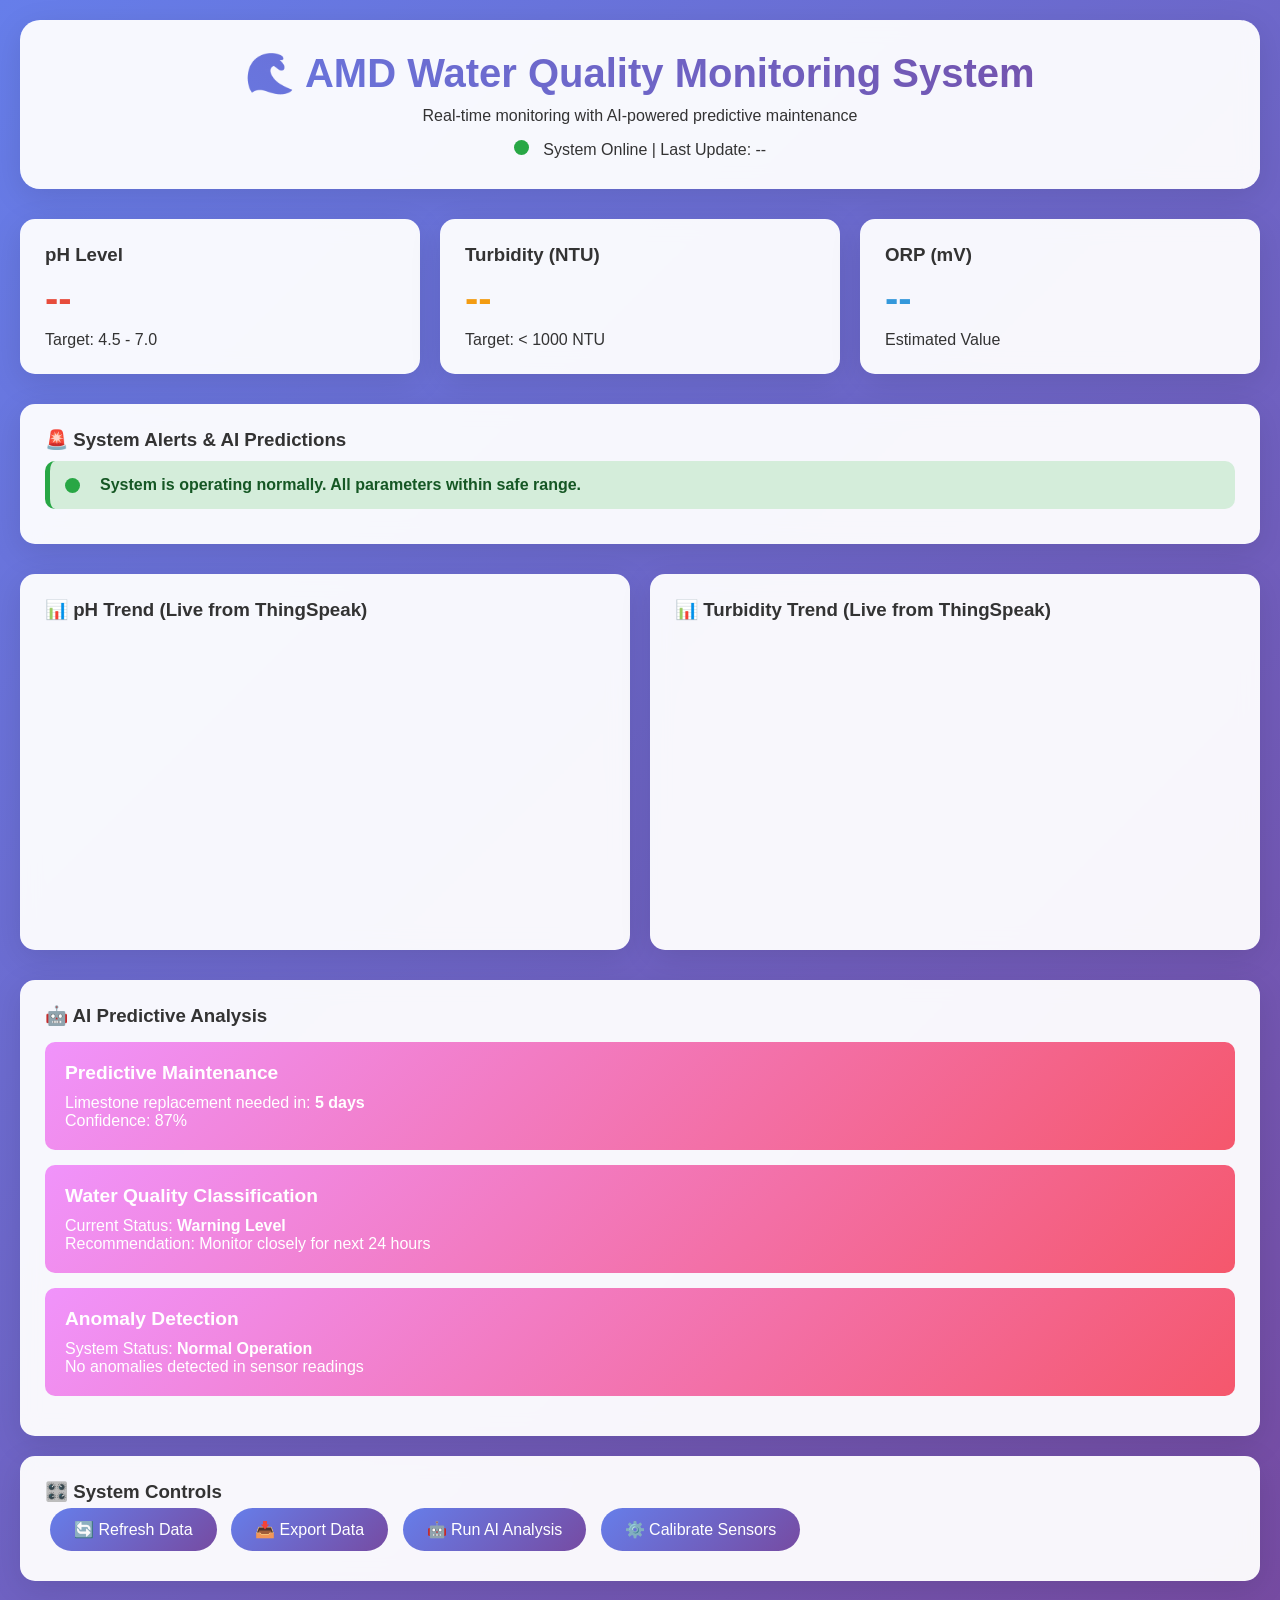
<file: index.html>
<!DOCTYPE html>
<html lang="en">
<head>
    <meta charset="UTF-8" />
    <meta name="viewport" content="width=device-width, initial-scale=1.0" />
    <title>AMD Water Quality Monitoring System</title>
    <link rel="stylesheet" href="style.css" />
</head>
<body>
    <div class="container">
        <div class="header">
            <h1>🌊 AMD Water Quality Monitoring System</h1>
            <p>Real-time monitoring with AI-powered predictive maintenance</p>
            <div style="margin-top: 15px;">
                <span class="status-indicator status-safe"></span>
                <span id="system-status">System Online</span> | 
                Last Update: <span id="last-update">--</span>
            </div>
        </div>

        <div class="status-grid">
            <!-- pH -->
            <div class="status-card">
                <h3>pH Level</h3>
                <div class="sensor-value ph-value" id="ph-value">--</div>
                <p>Target: 4.5 - 7.0</p>
                <div class="progress-bar"><div class="progress-fill" id="ph-progress"></div></div>
            </div>

            <!-- Turbidity -->
            <div class="status-card">
                <h3>Turbidity (NTU)</h3>
                <div class="sensor-value turbidity-value" id="turbidity-value">--</div>
                <p>Target: &lt; 1000 NTU</p>
                <div class="progress-bar"><div class="progress-fill" id="turbidity-progress"></div></div>
            </div>

            <!-- ORP -->
            <div class="status-card">
                <h3>ORP (mV)</h3>
                <div class="sensor-value orp-value" id="orp-value">--</div>
                <p>Estimated Value</p>
                <div class="progress-bar"><div class="progress-fill" id="orp-progress"></div></div>
            </div>
        </div>

        <div class="alert-section">
            <h3>🚨 System Alerts & AI Predictions</h3>
            <div id="alerts-container">
                <div class="alert alert-safe">
                    <span class="status-indicator status-safe"></span>
                    System is operating normally. All parameters within safe range.
                </div>
            </div>
        </div>

        <div class="charts-section">
            <div class="chart-container">
                <h3>📊 pH Trend (Live from ThingSpeak)</h3>
                <iframe class="thingspeak-embed" src="https://thingspeak.com/channels/2995113/charts/1?bgcolor=%23ffffff&color=%23d62020&dynamic=true&results=60&type=line&update=15"></iframe>
            </div>
            <div class="chart-container">
                <h3>📊 Turbidity Trend (Live from ThingSpeak)</h3>
                <iframe class="thingspeak-embed" src="https://thingspeak.com/channels/2995113/charts/2?bgcolor=%23ffffff&color=%23ff9900&dynamic=true&results=60&type=line&update=15"></iframe>
            </div>
        </div>

        <div class="ai-predictions">
            <h3>🤖 AI Predictive Analysis</h3>
            <div class="prediction-card">
                <div class="prediction-title">Predictive Maintenance</div>
                <div id="maintenance-prediction">Limestone replacement needed in: <strong>5 days</strong><br>Confidence: 87%</div>
            </div>
            <div class="prediction-card">
                <div class="prediction-title">Water Quality Classification</div>
                <div id="quality-prediction">Current Status: <strong>Warning Level</strong><br>Recommendation: Monitor closely for next 24 hours</div>
            </div>
            <div class="prediction-card">
                <div class="prediction-title">Anomaly Detection</div>
                <div id="anomaly-prediction">System Status: <strong>Normal Operation</strong><br>No anomalies detected in sensor readings</div>
            </div>
        </div>

        <div class="controls">
            <h3>🎛️ System Controls</h3>
            <button class="btn" onclick="refreshData()">🔄 Refresh Data</button>
            <button class="btn" onclick="exportData()">📥 Export Data</button>
            <button class="btn" onclick="runAIAnalysis()">🤖 Run AI Analysis</button>
            <button class="btn" onclick="calibrateSensors()">⚙️ Calibrate Sensors</button>
        </div>
    </div>

    <script src="script.js"></script>
</body>
</html>
</file>
<file: style.css>
* {
    margin: 0;
    padding: 0;
    box-sizing: border-box;
}

body {
    font-family: 'Arial', sans-serif;
    background: linear-gradient(135deg, #667eea 0%, #764ba2 100%);
    min-height: 100vh;
    color: #333;
}

.container {
    max-width: 1400px;
    margin: 0 auto;
    padding: 20px;
}

.header {
    background: rgba(255, 255, 255, 0.95);
    backdrop-filter: blur(10px);
    border-radius: 20px;
    padding: 30px;
    margin-bottom: 30px;
    text-align: center;
    box-shadow: 0 8px 32px rgba(0, 0, 0, 0.1);
}

.header h1 {
    font-size: 2.5em;
    margin-bottom: 10px;
    background: linear-gradient(45deg, #667eea, #764ba2);
    background-clip: text;
    -webkit-background-clip: text;
    -webkit-text-fill-color: transparent;
    color: transparent;
}


.status-grid {
    display: grid;
    grid-template-columns: repeat(auto-fit, minmax(300px, 1fr));
    gap: 20px;
    margin-bottom: 30px;
}

.status-card {
    background: rgba(255, 255, 255, 0.95);
    backdrop-filter: blur(10px);
    border-radius: 15px;
    padding: 25px;
    box-shadow: 0 8px 32px rgba(0, 0, 0, 0.1);
    transition: transform 0.3s ease, box-shadow 0.3s ease;
}

.status-card:hover {
    transform: translateY(-5px);
    box-shadow: 0 12px 40px rgba(0, 0, 0, 0.15);
}

.sensor-value {
    font-size: 2.5em;
    font-weight: bold;
    margin: 10px 0;
}

.ph-value { color: #e74c3c; }
.turbidity-value { color: #f39c12; }
.orp-value { color: #3498db; }

.alert-section {
    background: rgba(255, 255, 255, 0.95);
    backdrop-filter: blur(10px);
    border-radius: 15px;
    padding: 25px;
    margin-bottom: 30px;
    box-shadow: 0 8px 32px rgba(0, 0, 0, 0.1);
}

.alert {
    padding: 15px;
    border-radius: 10px;
    margin: 10px 0;
    font-weight: bold;
    display: flex;
    align-items: center;
    gap: 10px;
}

.alert-safe {
    background: #d4edda;
    color: #155724;
    border-left: 5px solid #28a745;
}

.alert-warning {
    background: #fff3cd;
    color: #856404;
    border-left: 5px solid #ffc107;
}

.alert-danger {
    background: #f8d7da;
    color: #721c24;
    border-left: 5px solid #dc3545;
}

.charts-section {
    display: grid;
    grid-template-columns: repeat(auto-fit, minmax(500px, 1fr));
    gap: 20px;
    margin-bottom: 30px;
}

.chart-container {
    background: rgba(255, 255, 255, 0.95);
    backdrop-filter: blur(10px);
    border-radius: 15px;
    padding: 25px;
    box-shadow: 0 8px 32px rgba(0, 0, 0, 0.1);
}

.thingspeak-embed {
    width: 100%;
    height: 300px;
    border: none;
    border-radius: 10px;
}

.ai-predictions {
    background: rgba(255, 255, 255, 0.95);
    backdrop-filter: blur(10px);
    border-radius: 15px;
    padding: 25px;
    box-shadow: 0 8px 32px rgba(0, 0, 0, 0.1);
}

.prediction-card {
    background: linear-gradient(135deg, #f093fb 0%, #f5576c 100%);
    color: white;
    padding: 20px;
    border-radius: 10px;
    margin: 15px 0;
}

.prediction-title {
    font-size: 1.2em;
    font-weight: bold;
    margin-bottom: 10px;
}

.controls {
    background: rgba(255, 255, 255, 0.95);
    backdrop-filter: blur(10px);
    border-radius: 15px;
    padding: 25px;
    margin-top: 20px;
    box-shadow: 0 8px 32px rgba(0, 0, 0, 0.1);
}

.btn {
    background: linear-gradient(135deg, #667eea 0%, #764ba2 100%);
    color: white;
    border: none;
    padding: 12px 24px;
    border-radius: 25px;
    cursor: pointer;
    font-size: 16px;
    margin: 5px;
    transition: all 0.3s ease;
}

.btn:hover {
    transform: translateY(-2px);
    box-shadow: 0 4px 15px rgba(0, 0, 0, 0.2);
}

.status-indicator {
    width: 15px;
    height: 15px;
    border-radius: 50%;
    display: inline-block;
    margin-right: 10px;
}

.status-safe { background: #28a745; }
.status-warning { background: #ffc107; }
.status-danger { background: #dc3545; }

@keyframes pulse {
    0% { box-shadow: 0 0 0 0 rgba(220, 53, 69, 0.7); }
    70% { box-shadow: 0 0 0 10px rgba(220, 53, 69, 0); }
    100% { box-shadow: 0 0 0 0 rgba(220, 53, 69, 0); }
}

.danger-pulse {
    animation: pulse 2s infinite;
}
</file>
